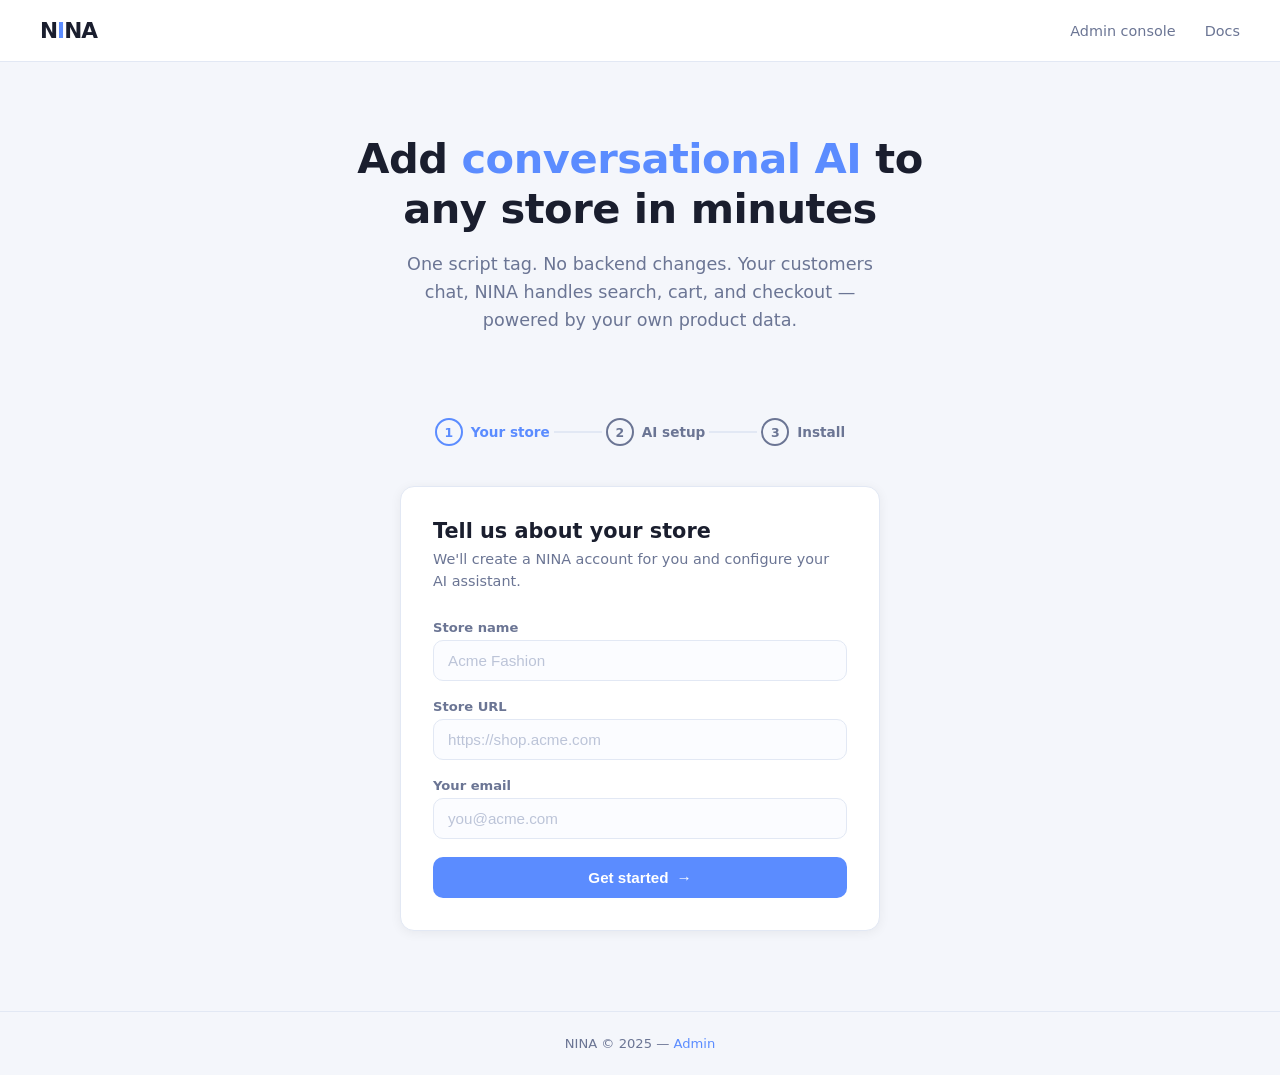
<file: src/nina/console_static/index.html>
<!doctype html>
<html lang="en">
<head>
  <meta charset="utf-8">
  <meta name="viewport" content="width=device-width, initial-scale=1">
  <title>NINA — Add AI to your store</title>
  <style>
    *, *::before, *::after { box-sizing: border-box; margin: 0; padding: 0; }
    :root {
      --blue: #5b8cff;
      --blue-dark: #3a6bde;
      --bg: #f4f6fb;
      --card: #ffffff;
      --border: #e2e8f4;
      --text: #1a1e2e;
      --muted: #6b7594;
      --ok: #1aab6d;
      --err: #e0344b;
      --radius: 14px;
    }
    body { font-family: system-ui, -apple-system, Segoe UI, Roboto, sans-serif; background: var(--bg); color: var(--text); min-height: 100vh; }

    /* ── NAV ── */
    nav { display: flex; align-items: center; justify-content: space-between; padding: 18px 40px; background: #fff; border-bottom: 1px solid var(--border); position: sticky; top: 0; z-index: 10; }
    .logo { font-size: 1.35rem; font-weight: 800; letter-spacing: -1px; color: var(--text); }
    .logo span { color: var(--blue); }
    .nav-links a { color: var(--muted); text-decoration: none; font-size: .9rem; margin-left: 24px; }
    .nav-links a:hover { color: var(--text); }

    /* ── HERO ── */
    .hero { text-align: center; padding: 72px 20px 48px; }
    .hero h1 { font-size: 2.6rem; font-weight: 800; letter-spacing: -.5px; line-height: 1.2; max-width: 620px; margin: 0 auto 16px; }
    .hero h1 em { color: var(--blue); font-style: normal; }
    .hero p { color: var(--muted); font-size: 1.1rem; max-width: 480px; margin: 0 auto 36px; line-height: 1.6; }

    /* ── STEPS BAR ── */
    .steps-bar { display: flex; align-items: center; justify-content: center; gap: 0; margin-bottom: 40px; }
    .step-item { display: flex; align-items: center; gap: 8px; font-size: .85rem; font-weight: 600; color: var(--muted); }
    .step-item.active { color: var(--blue); }
    .step-item.done { color: var(--ok); }
    .step-num { width: 28px; height: 28px; border-radius: 50%; border: 2px solid currentColor; display: flex; align-items: center; justify-content: center; font-size: .78rem; font-weight: 700; flex-shrink: 0; }
    .step-item.done .step-num { background: var(--ok); border-color: var(--ok); color: #fff; }
    .step-item.done .step-num::after { content: "✓"; }
    .step-connector { width: 48px; height: 2px; background: var(--border); margin: 0 4px; }
    .step-connector.done { background: var(--ok); }

    /* ── CARD ── */
    .card-wrap { max-width: 520px; margin: 0 auto; padding: 0 20px 80px; }
    .card { background: var(--card); border: 1px solid var(--border); border-radius: var(--radius); padding: 32px; box-shadow: 0 2px 12px rgba(0,0,0,.06); }
    .card h2 { font-size: 1.3rem; font-weight: 700; margin-bottom: 6px; }
    .card .sub { color: var(--muted); font-size: .9rem; margin-bottom: 28px; line-height: 1.5; }

    /* ── FORM ── */
    label { display: block; font-size: .82rem; font-weight: 600; color: var(--muted); margin-bottom: 5px; }
    input[type="text"], input[type="email"], input[type="url"] {
      width: 100%; padding: 11px 14px; border: 1.5px solid var(--border);
      border-radius: 10px; font-size: .95rem; color: var(--text);
      background: #fbfcff; outline: none; transition: border-color .15s;
      margin-bottom: 18px;
    }
    input:focus { border-color: var(--blue); background: #fff; }
    input::placeholder { color: #bcc4d8; }

    /* ── BUTTONS ── */
    .btn { display: inline-flex; align-items: center; justify-content: center; gap: 8px; padding: 12px 24px; border-radius: 10px; border: none; cursor: pointer; font-size: .95rem; font-weight: 700; transition: background .15s, transform .1s; }
    .btn:active { transform: scale(.98); }
    .btn-primary { background: var(--blue); color: #fff; width: 100%; }
    .btn-primary:hover { background: var(--blue-dark); }
    .btn-primary:disabled { opacity: .5; cursor: default; transform: none; }
    .btn-secondary { background: #f0f3fb; color: var(--text); }
    .btn-secondary:hover { background: #e4e9f5; }
    .btn-sm { padding: 7px 14px; font-size: .82rem; border-radius: 8px; }

    /* ── SPINNER ── */
    @keyframes spin { to { transform: rotate(360deg); } }
    .spinner { width: 18px; height: 18px; border: 2.5px solid rgba(255,255,255,.4); border-top-color: #fff; border-radius: 50%; animation: spin .7s linear infinite; flex-shrink: 0; }
    .spinner.dark { border-color: rgba(0,0,0,.15); border-top-color: var(--blue); }

    /* ── STATUS BOX ── */
    .status-box { border-radius: 10px; padding: 12px 16px; font-size: .88rem; margin-bottom: 20px; display: none; }
    .status-box.err { background: #fff2f4; border: 1px solid #f8c3cb; color: var(--err); display: block; }
    .status-box.ok  { background: #f0fdf6; border: 1px solid #a7eacc; color: var(--ok); display: block; }
    .status-box.info { background: #eff4ff; border: 1px solid #c0d2ff; color: var(--blue); display: block; }

    /* ── CODE BLOCK ── */
    .code-block { position: relative; background: #111827; border-radius: 10px; padding: 16px; margin: 14px 0; }
    .code-block pre { color: #e2e8f4; font-family: ui-monospace, SFMono-Regular, Menlo, Consolas, monospace; font-size: .78rem; line-height: 1.6; overflow-x: auto; white-space: pre-wrap; word-break: break-all; }
    .copy-btn { position: absolute; top: 10px; right: 10px; background: rgba(255,255,255,.1); border: 1px solid rgba(255,255,255,.2); color: #ccc; border-radius: 6px; padding: 4px 10px; font-size: .75rem; cursor: pointer; font-weight: 600; }
    .copy-btn:hover { background: rgba(255,255,255,.18); color: #fff; }
    .copy-btn.copied { background: #1aab6d; border-color: #1aab6d; color: #fff; }

    /* ── KEY DISPLAY ── */
    .key-box { display: flex; align-items: center; gap: 10px; background: var(--bg); border: 1.5px solid var(--border); border-radius: 10px; padding: 12px 14px; margin: 14px 0; }
    .key-text { font-family: ui-monospace, SFMono-Regular, Menlo, Consolas, monospace; font-size: .85rem; flex: 1; color: var(--text); word-break: break-all; }
    .key-text.masked { letter-spacing: 3px; color: var(--muted); }
    .key-reveal { background: none; border: none; cursor: pointer; color: var(--blue); font-size: .82rem; font-weight: 600; white-space: nowrap; }

    /* ── METRIC CHIPS ── */
    .metrics { display: flex; gap: 12px; margin-top: 20px; flex-wrap: wrap; }
    .metric { flex: 1; min-width: 100px; background: var(--bg); border: 1px solid var(--border); border-radius: 10px; padding: 12px 14px; }
    .metric .val { font-size: 1.5rem; font-weight: 800; }
    .metric .lbl { color: var(--muted); font-size: .78rem; margin-top: 2px; }

    /* ── SUCCESS ICON ── */
    .success-icon { width: 56px; height: 56px; border-radius: 50%; background: #f0fdf6; border: 2px solid #a7eacc; display: flex; align-items: center; justify-content: center; font-size: 1.6rem; margin: 0 auto 18px; }

    /* ── FOOTER ── */
    footer { text-align: center; padding: 24px; color: var(--muted); font-size: .82rem; border-top: 1px solid var(--border); }
    footer a { color: var(--blue); text-decoration: none; }

    /* ── HIDE/SHOW ── */
    [data-step] { display: none; }
    [data-step].active { display: block; }
    .hidden { display: none !important; }
  </style>
</head>
<body>

<nav>
  <div class="logo">N<span>I</span>NA</div>
  <div class="nav-links">
    <a href="/admin.html">Admin console</a>
    <a href="https://docs.nina.ai" target="_blank">Docs</a>
  </div>
</nav>

<div class="hero" id="heroSection">
  <h1>Add <em>conversational AI</em> to any store in minutes</h1>
  <p>One script tag. No backend changes. Your customers chat, NINA handles search, cart, and checkout — powered by your own product data.</p>
</div>

<!-- Steps bar -->
<div class="steps-bar" id="stepsBar">
  <div class="step-item active" id="stepItem1">
    <div class="step-num">1</div>
    <span>Your store</span>
  </div>
  <div class="step-connector" id="conn1"></div>
  <div class="step-item" id="stepItem2">
    <div class="step-num">2</div>
    <span>AI setup</span>
  </div>
  <div class="step-connector" id="conn2"></div>
  <div class="step-item" id="stepItem3">
    <div class="step-num">3</div>
    <span>Install</span>
  </div>
</div>

<div class="card-wrap">

  <!-- STEP 1: Store details -->
  <div data-step="1" class="active">
    <div class="card">
      <h2>Tell us about your store</h2>
      <p class="sub">We'll create a NINA account for you and configure your AI assistant.</p>

      <div id="step1Status" class="status-box"></div>

      <label for="storeName">Store name</label>
      <input type="text" id="storeName" placeholder="Acme Fashion" autocomplete="organization">

      <label for="storeUrl">Store URL</label>
      <input type="url" id="storeUrl" placeholder="https://shop.acme.com" autocomplete="url">

      <label for="ownerEmail">Your email</label>
      <input type="email" id="ownerEmail" placeholder="you@acme.com" autocomplete="email">

      <button class="btn btn-primary" id="step1Btn">
        Get started <span>→</span>
      </button>
    </div>
  </div>

  <!-- STEP 2: AI config / contract -->
  <div data-step="2">
    <div class="card">
      <h2>Configuring your AI</h2>
      <p class="sub">NINA needs to learn your store's capabilities — what it can search, add to cart, or look up. Choose how to configure it.</p>

      <div id="step2Status" class="status-box"></div>

      <!-- Option A: auto-generate -->
      <div id="autoGenSection">
        <p style="font-size:.88rem;color:var(--muted);margin-bottom:14px;">
          <strong style="color:var(--text)">Option A — Auto-generate</strong><br>
          We'll scan your store's API and infer the capabilities automatically.
        </p>
        <label for="apiBaseUrl">API base URL <span style="font-weight:400;color:var(--muted)">(optional, defaults to store URL)</span></label>
        <input type="url" id="apiBaseUrl" placeholder="https://shop.acme.com/api">
        <button class="btn btn-primary" id="generateBtn" style="margin-bottom:18px;">
          Auto-generate AI config
        </button>
      </div>

      <!-- Divider -->
      <div style="display:flex;align-items:center;gap:12px;margin-bottom:18px;">
        <div style="flex:1;height:1px;background:var(--border)"></div>
        <span style="font-size:.8rem;color:var(--muted)">or</span>
        <div style="flex:1;height:1px;background:var(--border)"></div>
      </div>

      <!-- Option B: upload contract -->
      <p style="font-size:.88rem;color:var(--muted);margin-bottom:12px;">
        <strong style="color:var(--text)">Option B — Upload agent.json</strong><br>
        Already have a contract? Paste or upload it below.
      </p>
      <div style="position:relative;margin-bottom:14px;">
        <textarea id="contractJson" placeholder='Paste your agent.json here…'
          style="width:100%;min-height:100px;resize:vertical;border:1.5px solid var(--border);border-radius:10px;padding:11px 14px;font-family:ui-monospace,monospace;font-size:.8rem;background:#fbfcff;outline:none;color:var(--text)"></textarea>
      </div>
      <button class="btn btn-secondary" id="uploadContractBtn" style="width:100%;margin-bottom:0;">
        Upload contract
      </button>

      <div style="margin-top:18px;text-align:center;">
        <button class="btn btn-secondary btn-sm" id="skipContractBtn">Skip for now — I'll do this later</button>
      </div>
    </div>
  </div>

  <!-- STEP 3: Done — show script tag -->
  <div data-step="3">
    <div class="card">
      <div class="success-icon">✓</div>
      <h2 style="text-align:center;margin-bottom:6px;">NINA is ready</h2>
      <p class="sub" style="text-align:center">Add this one line to your store's HTML — right before <code style="font-size:.85em;background:#f0f3fb;padding:2px 6px;border-radius:4px;">&lt;/body&gt;</code></p>

      <div class="code-block">
        <pre id="snippetCode"></pre>
        <button class="copy-btn" id="copySnippetBtn">Copy</button>
      </div>

      <div style="margin:20px 0 0;padding:14px;background:#eff4ff;border-radius:10px;font-size:.85rem;color:var(--blue);">
        💡 That's it. Your visitors will see a chat button. They can search products, add to cart, and check out — all through conversation.
      </div>

      <div style="margin-top:24px;">
        <p style="font-size:.85rem;font-weight:600;margin-bottom:10px;color:var(--muted)">YOUR API KEY <span style="font-weight:400">(goes in the snippet above)</span></p>
        <div class="key-box">
          <span class="key-text masked" id="keyDisplay">••••••••••••••••••••••••</span>
          <button class="key-reveal" id="keyRevealBtn">Reveal</button>
          <button class="copy-btn" id="copyKeyBtn" style="position:static;background:#f0f3fb;border-color:var(--border);color:var(--text);">Copy</button>
        </div>
      </div>

      <div style="margin-top:24px;">
        <p style="font-size:.85rem;font-weight:600;margin-bottom:6px;color:var(--muted)">YOUR DASHBOARD LOGIN KEY <span style="font-weight:400">(to sign in and manage NINA)</span></p>
        <div style="background:#fff7ed;border:1px solid #fed7aa;border-radius:8px;padding:10px 12px;margin-bottom:10px;font-size:.8rem;color:#9a3412;">
          ⚠️ Save this now — it's shown only once and we never store it in a way we can recover. It's your password to the dashboard.
        </div>
        <div class="key-box">
          <span class="key-text masked" id="dashTokenDisplay">••••••••••••••••••••••••</span>
          <button class="key-reveal" id="dashTokenRevealBtn">Reveal</button>
          <button class="copy-btn" id="copyDashTokenBtn" style="position:static;background:#f0f3fb;border-color:var(--border);color:var(--text);">Copy</button>
        </div>
        <a href="/dashboard" class="btn btn-primary btn-sm" style="margin-top:12px;text-decoration:none;display:inline-block;">Open dashboard →</a>
      </div>

      <div id="usageSection" class="metrics hidden">
        <div class="metric">
          <div class="val" id="metricCalls">0</div>
          <div class="lbl">Total conversations</div>
        </div>
        <div class="metric">
          <div class="val" id="metricLast">—</div>
          <div class="lbl">Last active</div>
        </div>
      </div>

      <div style="margin-top:24px;display:flex;gap:10px;flex-wrap:wrap;">
        <button class="btn btn-secondary btn-sm" id="refreshUsageBtn">Refresh usage</button>
        <a href="/admin.html" class="btn btn-secondary btn-sm" style="text-decoration:none">Admin console</a>
      </div>
    </div>
  </div>

</div><!-- .card-wrap -->

<footer>
  NINA &copy; 2025 &mdash; <a href="/admin.html">Admin</a>
</footer>

<script>
(function () {
  'use strict';

  // ── State ──
  const S = { org: null, site: null, keyToken: null, keyId: null, siteId: null };

  // ── Helpers ──
  function show(id, msg, type) {
    const el = document.getElementById(id);
    el.className = 'status-box ' + (type || 'info');
    el.textContent = msg;
  }
  function hideStatus(id) {
    document.getElementById(id).className = 'status-box';
  }

  // Admin secret — sent with all console API calls when NINA_CONSOLE_ADMIN_SECRET is set.
  // Stored in sessionStorage so the prompt only appears once per browser tab.
  let _adminSecret = sessionStorage.getItem('nina_admin_secret') || '';

  async function api(path, body, method) {
    const headers = { 'Content-Type': 'application/json' };
    if (_adminSecret) headers['Authorization'] = 'Bearer ' + _adminSecret;
    const res = await fetch(path, {
      method: method || (body !== undefined ? 'POST' : 'GET'),
      headers,
      body: body !== undefined ? JSON.stringify(body) : undefined,
    });
    if (res.status === 401) {
      // Secret not set or wrong — prompt the operator once and retry.
      const secret = prompt('Enter NINA Console admin secret (set via NINA_CONSOLE_ADMIN_SECRET):');
      if (secret) {
        _adminSecret = secret;
        sessionStorage.setItem('nina_admin_secret', secret);
        return api(path, body, method);
      }
    }
    return res.json();
  }

  function setStep(n) {
    document.querySelectorAll('[data-step]').forEach(el => el.classList.remove('active'));
    document.querySelector('[data-step="' + n + '"]').classList.add('active');

    // Steps bar
    for (let i = 1; i <= 3; i++) {
      const item = document.getElementById('stepItem' + i);
      item.classList.remove('active', 'done');
      if (i < n) { item.classList.add('done'); item.querySelector('.step-num').textContent = ''; }
      else if (i === n) item.classList.add('active');
    }
    for (let i = 1; i <= 2; i++) {
      document.getElementById('conn' + i).classList.toggle('done', i < n);
    }
    if (n === 3) document.getElementById('heroSection').style.display = 'none';
  }

  function setLoading(btnId, loading, defaultHtml) {
    const btn = document.getElementById(btnId);
    if (loading) {
      btn.disabled = true;
      btn.innerHTML = '<div class="spinner"></div> Working…';
    } else {
      btn.disabled = false;
      btn.innerHTML = defaultHtml;
    }
  }

  function buildSnippet(siteId, apiKey) {
    const base = window.location.origin;
    return [
      '<script src="' + base + '/sdk/nina-bootstrap.js"',
      '        data-site-id="' + siteId + '"',
      '        data-api="' + base + '"',
      '        data-api-key="' + apiKey + '"',
      '        defer><\/script>',
    ].join('\n');
  }

  async function goToStep3() {
    document.getElementById('snippetCode').textContent = buildSnippet(S.siteId, S.keyToken);
    setStep(3);
    await refreshUsage();
  }

  async function refreshUsage() {
    if (!S.siteId) return;
    try {
      const d = await api('/v1/sites/' + S.siteId + '/usage');
      if (d.ok) {
        document.getElementById('metricCalls').textContent = d.data.calls || 0;
        const ts = d.data.lastCallAt;
        document.getElementById('metricLast').textContent = ts ? new Date(ts * 1000).toLocaleString() : '—';
        document.getElementById('usageSection').classList.remove('hidden');
      }
    } catch (_) {}
  }

  // ── Step 1 ──
  document.getElementById('step1Btn').onclick = async function () {
    const name  = document.getElementById('storeName').value.trim();
    const url   = document.getElementById('storeUrl').value.trim();
    const email = document.getElementById('ownerEmail').value.trim();

    if (!name || !url) { show('step1Status', 'Please enter your store name and URL.', 'err'); return; }
    if (url && !url.startsWith('http')) { show('step1Status', 'Store URL must start with http:// or https://', 'err'); return; }

    setLoading('step1Btn', true, 'Get started <span>→</span>');
    hideStatus('step1Status');

    try {
      const res = await api('/v1/wizard/init', {
        orgName: name, ownerEmail: email || null, siteName: name,
        baseUrl: url, country: 'IN', currency: 'INR', languages: ['en', 'hi'],
      });
      if (!res.ok) { show('step1Status', (res.detail || (res.data && res.data.message) || 'Something went wrong.'), 'err'); setLoading('step1Btn', false, 'Get started <span>→</span>'); return; }
      S.org     = res.data.org;
      S.site    = res.data.site;
      S.siteId  = res.data.site.id;
      S.keyToken = res.data.publishableKey.token;
      S.keyId    = res.data.publishableKey.id;

      // Pre-fill step 2 API URL
      document.getElementById('apiBaseUrl').value = url;
      setStep(2);
    } catch (e) {
      show('step1Status', 'Network error: ' + e.message, 'err');
    } finally {
      setLoading('step1Btn', false, 'Get started <span>→</span>');
    }
  };

  // ── Step 2: Auto-generate ──
  document.getElementById('generateBtn').onclick = async function () {
    const apiUrl = document.getElementById('apiBaseUrl').value.trim() || S.site.baseUrl;
    setLoading('generateBtn', true, 'Auto-generate AI config');
    show('step2Status', 'Scanning your store… this takes about 30 seconds.', 'info');
    try {
      const res = await api('/v1/sites/' + S.siteId + '/generate-from-url', { apiBaseUrl: apiUrl });
      if (res.ok) {
        show('step2Status', 'AI configured successfully!', 'ok');
        setTimeout(goToStep3, 800);
      } else {
        const errMsg = (res.errors && res.errors[0]) || (res.error && res.error.message) || 'Generation failed.';
        show('step2Status', errMsg + ' — you can still install NINA and upload a contract later.', 'err');
        setTimeout(goToStep3, 2000);
      }
    } catch (e) {
      show('step2Status', 'Network error — you can still install and configure later.', 'err');
      setTimeout(goToStep3, 1500);
    } finally {
      setLoading('generateBtn', false, 'Auto-generate AI config');
    }
  };

  // ── Step 2: Upload contract ──
  document.getElementById('uploadContractBtn').onclick = async function () {
    const raw = document.getElementById('contractJson').value.trim();
    if (!raw) { show('step2Status', 'Paste your agent.json content first.', 'err'); return; }
    let contract;
    try { contract = JSON.parse(raw); } catch (_) { show('step2Status', 'Invalid JSON — check your agent.json.', 'err'); return; }

    setLoading('uploadContractBtn', true, 'Upload contract');
    try {
      const res = await api('/v1/sites/' + S.siteId + '/contract', { contract }, 'PUT');
      if (res.ok) { show('step2Status', 'Contract uploaded!', 'ok'); setTimeout(goToStep3, 600); }
      else { show('step2Status', (res.detail || 'Upload failed.'), 'err'); }
    } catch (e) {
      show('step2Status', 'Upload error: ' + e.message, 'err');
    } finally {
      setLoading('uploadContractBtn', false, 'Upload contract');
    }
  };

  // ── Step 2: Skip ──
  document.getElementById('skipContractBtn').onclick = () => goToStep3();

  // ── Step 3: Copy snippet ──
  document.getElementById('copySnippetBtn').onclick = function () {
    const text = document.getElementById('snippetCode').textContent;
    navigator.clipboard.writeText(text).then(() => {
      this.textContent = 'Copied!';
      this.classList.add('copied');
      setTimeout(() => { this.textContent = 'Copy'; this.classList.remove('copied'); }, 2000);
    });
  };

  // ── Step 3: Key reveal / copy ──
  let keyRevealed = false;
  document.getElementById('keyRevealBtn').onclick = function () {
    keyRevealed = !keyRevealed;
    const disp = document.getElementById('keyDisplay');
    disp.textContent = keyRevealed ? S.keyToken : '••••••••••••••••••••••••';
    disp.className = 'key-text' + (keyRevealed ? '' : ' masked');
    this.textContent = keyRevealed ? 'Hide' : 'Reveal';
  };
  document.getElementById('copyKeyBtn').onclick = function () {
    navigator.clipboard.writeText(S.keyToken || '').then(() => {
      this.textContent = 'Copied!';
      setTimeout(() => { this.textContent = 'Copy'; }, 1500);
    });
  };

  // ── Step 3: Dashboard login token reveal / copy ──
  let dashTokenRevealed = false;
  document.getElementById('dashTokenRevealBtn').onclick = function () {
    dashTokenRevealed = !dashTokenRevealed;
    const disp = document.getElementById('dashTokenDisplay');
    const token = (S.org && S.org.dashboardToken) || '';
    disp.textContent = dashTokenRevealed ? token : '••••••••••••••••••••••••';
    disp.className = 'key-text' + (dashTokenRevealed ? '' : ' masked');
    this.textContent = dashTokenRevealed ? 'Hide' : 'Reveal';
  };
  document.getElementById('copyDashTokenBtn').onclick = function () {
    navigator.clipboard.writeText((S.org && S.org.dashboardToken) || '').then(() => {
      this.textContent = 'Copied!';
      setTimeout(() => { this.textContent = 'Copy'; }, 1500);
    });
  };

  // ── Step 3: Refresh usage ──
  document.getElementById('refreshUsageBtn').onclick = refreshUsage;

})();
</script>
</body>
</html>
</file>
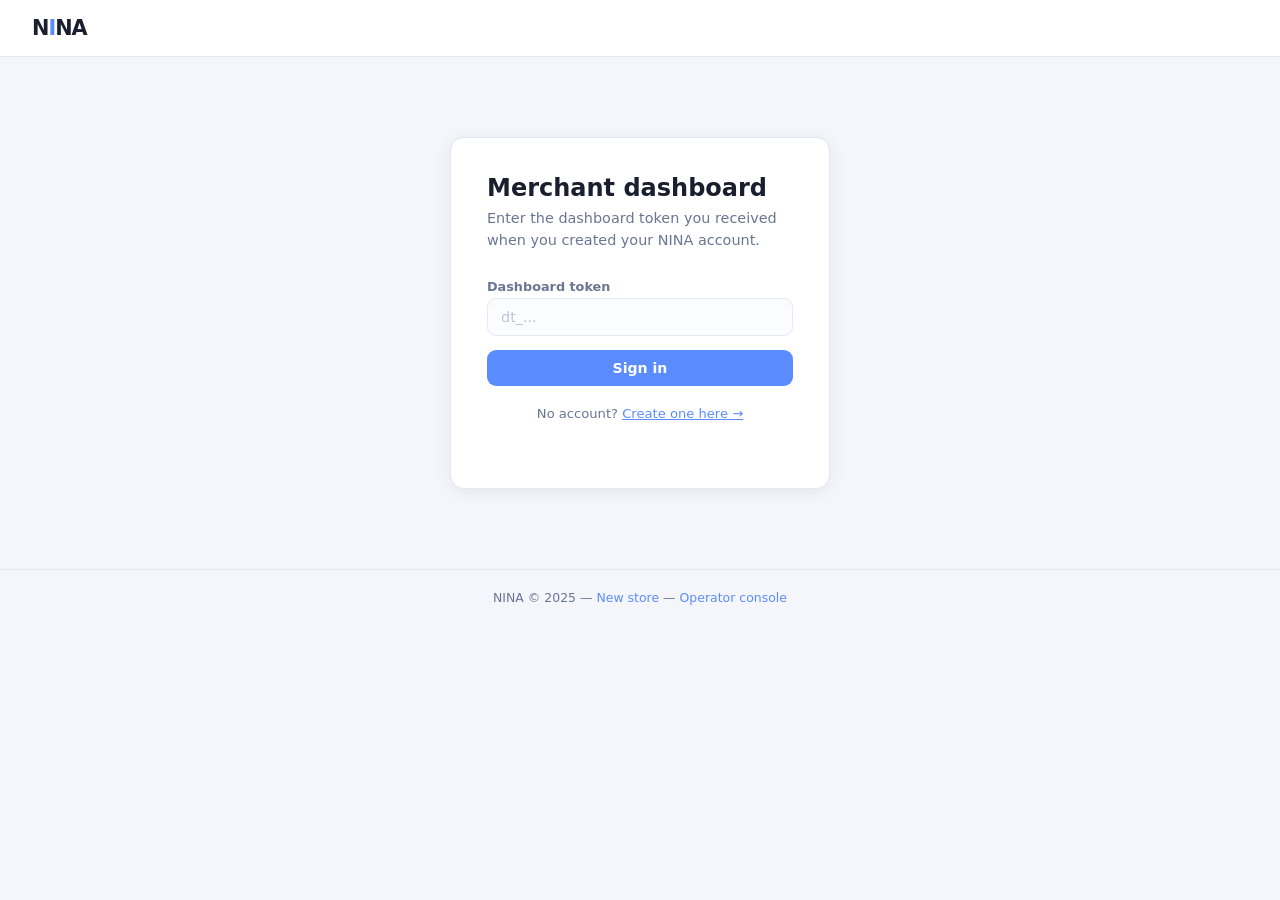
<file: src/nina/console_static/dashboard.html>
<!doctype html>
<html lang="en">
<head>
  <meta charset="utf-8">
  <meta name="viewport" content="width=device-width, initial-scale=1">
  <title>NINA — Merchant Dashboard</title>
  <style>
    *, *::before, *::after { box-sizing: border-box; margin: 0; padding: 0; }
    :root {
      --blue: #5b8cff; --blue-dark: #3a6bde; --blue-light: #eff4ff;
      --bg: #f4f6fb; --card: #ffffff; --border: #e2e8f4;
      --text: #1a1e2e; --muted: #6b7594;
      --ok: #1aab6d; --ok-bg: #f0fdf6; --ok-border: #a7eacc;
      --err: #e0344b; --err-bg: #fff2f4; --err-border: #f8c3cb;
      --warn: #d97706; --warn-bg: #fffbeb; --warn-border: #fcd34d;
      --radius: 14px;
    }
    body { font-family: system-ui,-apple-system,Segoe UI,Roboto,sans-serif; background: var(--bg); color: var(--text); min-height: 100vh; }

    /* NAV */
    nav { display:flex; align-items:center; justify-content:space-between; padding:16px 32px; background:#fff; border-bottom:1px solid var(--border); position:sticky; top:0; z-index:10; }
    .logo { font-size:1.3rem; font-weight:800; letter-spacing:-1px; }
    .logo span { color:var(--blue); }
    .nav-right { display:flex; align-items:center; gap:16px; }
    .org-badge { background:var(--blue-light); color:var(--blue); font-size:.8rem; font-weight:700; padding:4px 12px; border-radius:20px; }
    .plan-badge { font-size:.75rem; font-weight:700; padding:3px 10px; border-radius:20px; text-transform:uppercase; }
    .plan-free { background:#f1f5f9; color:#64748b; }
    .plan-starter { background:#eff4ff; color:var(--blue); }
    .plan-growth { background:#f0fdf4; color:#16a34a; }
    .plan-scale { background:#faf5ff; color:#7c3aed; }
    .plan-enterprise { background:#fff7ed; color:#ea580c; }
    #logoutBtn { background:none; border:1.5px solid var(--border); color:var(--muted); border-radius:8px; padding:6px 14px; font-size:.82rem; cursor:pointer; font-weight:600; }
    #logoutBtn:hover { border-color:var(--err); color:var(--err); }

    /* LOGIN */
    .login-wrap { max-width:420px; margin:80px auto; padding:0 20px; }
    .login-card { background:#fff; border:1px solid var(--border); border-radius:var(--radius); padding:36px; box-shadow:0 2px 16px rgba(0,0,0,.07); }
    .login-card h1 { font-size:1.5rem; font-weight:800; margin-bottom:6px; }
    .login-card p { color:var(--muted); font-size:.9rem; margin-bottom:28px; line-height:1.5; }

    /* DASHBOARD LAYOUT */
    .dash { display:none; max-width:900px; margin:0 auto; padding:32px 20px 80px; }
    .dash.active { display:block; }
    .dash-grid { display:grid; grid-template-columns:1fr 1fr; gap:20px; margin-top:20px; }
    @media(max-width:640px){ .dash-grid { grid-template-columns:1fr; } }
    .dash-header { margin-bottom:4px; }
    .dash-header h2 { font-size:1.4rem; font-weight:800; }
    .dash-header p { color:var(--muted); font-size:.88rem; margin-top:4px; }

    /* CARDS */
    .card { background:var(--card); border:1px solid var(--border); border-radius:var(--radius); padding:24px; }
    .card.full { grid-column:1/-1; }
    .card h3 { font-size:1rem; font-weight:700; margin-bottom:4px; display:flex; align-items:center; gap:8px; }
    .card .card-sub { color:var(--muted); font-size:.82rem; margin-bottom:18px; line-height:1.4; }
    .section-icon { width:28px; height:28px; border-radius:8px; display:inline-flex; align-items:center; justify-content:center; font-size:.9rem; flex-shrink:0; }
    .icon-blue { background:var(--blue-light); }
    .icon-green { background:var(--ok-bg); }
    .icon-purple { background:#faf5ff; }
    .icon-orange { background:#fff7ed; }

    /* FORM */
    label { display:block; font-size:.8rem; font-weight:600; color:var(--muted); margin-bottom:4px; margin-top:14px; }
    label:first-of-type { margin-top:0; }
    input[type="text"],input[type="password"],input[type="url"],input[type="email"],select,textarea {
      width:100%; padding:10px 13px; border:1.5px solid var(--border);
      border-radius:9px; font-size:.9rem; color:var(--text); background:#fbfcff;
      outline:none; transition:border-color .15s; font-family:inherit;
    }
    input:focus,select:focus,textarea:focus { border-color:var(--blue); background:#fff; }
    input::placeholder,textarea::placeholder { color:#bcc4d8; }
    textarea { resize:vertical; min-height:80px; font-family:ui-monospace,monospace; font-size:.78rem; }
    select { cursor:pointer; }

    /* BUTTONS */
    .btn { display:inline-flex; align-items:center; justify-content:center; gap:7px; padding:10px 20px; border-radius:9px; border:none; cursor:pointer; font-size:.88rem; font-weight:700; transition:background .15s,transform .1s; font-family:inherit; }
    .btn:active { transform:scale(.98); }
    .btn-primary { background:var(--blue); color:#fff; }
    .btn-primary:hover { background:var(--blue-dark); }
    .btn-primary:disabled { opacity:.5; cursor:default; transform:none; }
    .btn-secondary { background:#f0f3fb; color:var(--text); }
    .btn-secondary:hover { background:#e4e9f5; }
    .btn-danger { background:var(--err-bg); color:var(--err); border:1px solid var(--err-border); }
    .btn-danger:hover { background:#ffe0e4; }
    .btn-sm { padding:6px 12px; font-size:.78rem; border-radius:7px; }
    .btn-full { width:100%; margin-top:14px; }

    /* SPINNER */
    @keyframes spin { to { transform:rotate(360deg); } }
    .spinner { width:16px; height:16px; border:2px solid rgba(255,255,255,.4); border-top-color:#fff; border-radius:50%; animation:spin .7s linear infinite; flex-shrink:0; }
    .spinner.dark { border-color:rgba(0,0,0,.15); border-top-color:var(--blue); }

    /* STATUS */
    .status { border-radius:8px; padding:10px 14px; font-size:.85rem; margin-bottom:14px; display:none; line-height:1.4; }
    .status.err { background:var(--err-bg); border:1px solid var(--err-border); color:var(--err); display:block; }
    .status.ok  { background:var(--ok-bg);  border:1px solid var(--ok-border);  color:var(--ok);  display:block; }
    .status.info{ background:var(--blue-light); border:1px solid #c0d2ff; color:var(--blue); display:block; }
    .status.warn{ background:var(--warn-bg); border:1px solid var(--warn-border); color:var(--warn); display:block; }

    /* USAGE METRICS */
    .metrics { display:grid; grid-template-columns:repeat(3,1fr); gap:12px; }
    .metric { background:var(--bg); border:1px solid var(--border); border-radius:10px; padding:14px; }
    .metric .val { font-size:1.6rem; font-weight:800; line-height:1; }
    .metric .lbl { color:var(--muted); font-size:.75rem; margin-top:4px; }
    .usage-bar-wrap { margin-top:14px; }
    .usage-bar-label { display:flex; justify-content:space-between; font-size:.78rem; color:var(--muted); margin-bottom:6px; }
    .usage-bar-track { height:6px; background:var(--border); border-radius:3px; overflow:hidden; }
    .usage-bar-fill { height:100%; background:var(--blue); border-radius:3px; transition:width .4s ease; }
    .usage-bar-fill.warn { background:var(--warn); }
    .usage-bar-fill.danger { background:var(--err); }

    /* CODE */
    .code-block { position:relative; background:#111827; border-radius:9px; padding:14px 14px 14px 14px; margin-top:12px; }
    .code-block pre { color:#e2e8f4; font-family:ui-monospace,SFMono-Regular,Menlo,Consolas,monospace; font-size:.75rem; line-height:1.6; white-space:pre-wrap; word-break:break-all; }
    .copy-btn { position:absolute; top:9px; right:9px; background:rgba(255,255,255,.1); border:1px solid rgba(255,255,255,.2); color:#ccc; border-radius:6px; padding:3px 9px; font-size:.73rem; cursor:pointer; font-weight:600; }
    .copy-btn:hover { background:rgba(255,255,255,.2); color:#fff; }
    .copy-btn.copied { background:var(--ok); border-color:var(--ok); color:#fff; }

    /* KEY ROW */
    .key-row { display:flex; align-items:center; gap:8px; background:var(--bg); border:1.5px solid var(--border); border-radius:9px; padding:10px 12px; margin-bottom:8px; }
    .key-mono { font-family:ui-monospace,monospace; font-size:.82rem; flex:1; word-break:break-all; color:var(--text); }
    .key-meta { font-size:.75rem; color:var(--muted); white-space:nowrap; }
    .key-actions { display:flex; gap:6px; flex-shrink:0; }

    /* TABS */
    .tabs { display:flex; gap:4px; background:var(--bg); border:1px solid var(--border); border-radius:9px; padding:4px; margin-bottom:18px; }
    .tab { flex:1; padding:7px; border-radius:7px; border:none; background:none; font-size:.83rem; font-weight:600; color:var(--muted); cursor:pointer; transition:background .12s,color .12s; }
    .tab.active { background:#fff; color:var(--text); box-shadow:0 1px 4px rgba(0,0,0,.08); }

    /* DIVIDER */
    .divider { display:flex; align-items:center; gap:10px; margin:14px 0; }
    .divider::before,.divider::after { content:''; flex:1; height:1px; background:var(--border); }
    .divider span { font-size:.75rem; color:var(--muted); }

    .hidden { display:none !important; }
    footer { text-align:center; padding:20px; color:var(--muted); font-size:.78rem; border-top:1px solid var(--border); margin-top:40px; }
    footer a { color:var(--blue); text-decoration:none; }
  </style>
</head>
<body>

<nav>
  <div class="logo">N<span>I</span>NA</div>
  <div class="nav-right">
    <span class="org-badge hidden" id="navOrgName"></span>
    <span class="plan-badge hidden" id="navPlan"></span>
    <button id="logoutBtn" class="hidden" onclick="logout()">Log out</button>
  </div>
</nav>

<!-- ═══════════════════════════ LOGIN ═══════════════════════════ -->
<div class="login-wrap" id="loginView">
  <div class="login-card">
    <h1>Merchant dashboard</h1>
    <p>Enter the dashboard token you received when you created your NINA account.</p>
    <div id="loginStatus" class="status"></div>
    <label for="tokenInput">Dashboard token</label>
    <input type="password" id="tokenInput" placeholder="dt_..." autocomplete="current-password">
    <button class="btn btn-primary btn-full" id="loginBtn" onclick="doLogin()">
      Sign in
    </button>
    <p style="text-align:center;margin-top:18px;font-size:.82rem;color:var(--muted)">
      No account? <a href="/" style="color:var(--blue);">Create one here →</a>
    </p>
  </div>
</div>

<!-- ═══════════════════════════ DASHBOARD ═══════════════════════ -->
<div class="dash" id="dashView">

  <div class="dash-header">
    <h2 id="siteTitle">Your store</h2>
    <p id="siteSubtitle"></p>
  </div>

  <div class="dash-grid">

    <!-- ── Usage ── -->
    <div class="card full">
      <h3><span class="section-icon icon-blue">📊</span> Usage this month</h3>
      <p class="card-sub">Resets on the 1st of each month. Upgrade your plan if you need more.</p>
      <div id="usageStatus" class="status"></div>
      <div class="metrics" id="metricsRow">
        <div class="metric"><div class="val" id="mCalls">—</div><div class="lbl">Conversations</div></div>
        <div class="metric"><div class="val" id="mLimit">—</div><div class="lbl">Plan limit</div></div>
        <div class="metric"><div class="val" id="mLast">—</div><div class="lbl">Last active</div></div>
      </div>
      <div class="usage-bar-wrap">
        <div class="usage-bar-label">
          <span id="barLabel">0 / 0 this month</span>
          <span id="barPct">0%</span>
        </div>
        <div class="usage-bar-track"><div class="usage-bar-fill" id="usageBar" style="width:0%"></div></div>
      </div>
    </div>

    <!-- ── LLM Config ── -->
    <div class="card">
      <h3><span class="section-icon icon-purple">🤖</span> AI provider</h3>
      <p class="card-sub">NINA uses this to understand your customers and take actions. Free Gemini is a great starting point.</p>
      <div id="llmStatus" class="status"></div>

      <label>Provider</label>
      <select id="llmProvider" onchange="onProviderChange()">
        <option value="openrouter">OpenRouter (free models)</option>
        <option value="openai_gemini">Google Gemini (free)</option>
        <option value="anthropic">Anthropic (Claude)</option>
        <option value="openai">OpenAI (GPT)</option>
      </select>

      <label>API key</label>
      <input type="password" id="llmApiKey" placeholder="Paste your API key here">

      <label>Model</label>
      <input type="text" id="llmModel" value="gemini-2.0-flash">

      <div id="llmEndpointRow">
        <label>API endpoint <span style="font-weight:400;color:var(--muted)">(auto-filled)</span></label>
        <input type="text" id="llmEndpoint" value="https://generativelanguage.googleapis.com/v1beta/openai">
      </div>

      <button class="btn btn-primary btn-full" id="llmBtn" onclick="saveLlmConfig()">
        Save AI config
      </button>
    </div>

    <!-- ── Widget snippet ── -->
    <div class="card">
      <h3><span class="section-icon icon-green">🔌</span> Widget snippet</h3>
      <p class="card-sub">Paste this before <code style="background:#f0f3fb;padding:1px 5px;border-radius:4px;font-size:.85em">&lt;/body&gt;</code> on every page of your store.</p>

      <div class="code-block">
        <pre id="snippetPre">Loading…</pre>
        <button class="copy-btn" onclick="copySnippet(this)">Copy</button>
      </div>

      <div style="margin-top:16px;">
        <p style="font-size:.8rem;font-weight:600;color:var(--muted);margin-bottom:8px;">PUBLISHABLE KEY</p>
        <div class="key-row">
          <span class="key-mono" id="keyDisplay">••••••••••••••••••</span>
          <button class="btn btn-secondary btn-sm" onclick="toggleKey(this)">Reveal</button>
          <button class="btn btn-secondary btn-sm" onclick="copyKey()">Copy</button>
        </div>
      </div>

      <button class="btn btn-secondary btn-sm" style="margin-top:8px;" onclick="issueNewKey()">
        + Issue new key
      </button>
    </div>

    <!-- ── Contract ── -->
    <div class="card full">
      <h3><span class="section-icon icon-orange">📋</span> Agent contract</h3>
      <p class="card-sub">NINA needs to know your store's API routes. Run the <code style="background:#f0f3fb;padding:1px 6px;border-radius:4px;">nina-scan</code> CLI on your source code, then upload the generated file here.</p>
      <div id="contractStatus" class="status"></div>

      <!-- Step 1: install + run CLI -->
      <div style="background:var(--bg);border:1px solid var(--border);border-radius:10px;padding:18px;margin-bottom:18px;">
        <p style="font-size:.82rem;font-weight:700;margin-bottom:6px;color:var(--text);">Step 1 — Your developer runs this once in the project folder</p>
        <p style="font-size:.76rem;color:var(--muted);margin-bottom:10px;">Requires Python 3.10+. Scans source code locally — only the route structure is uploaded, never your code.</p>
        <div class="code-block" style="margin:0;">
          <pre>pip install git+https://github.com/suryaraj05/nina-ai.git
nina-scan . --output nina-manifest.json</pre>
          <button class="copy-btn" onclick="copyText('pip install git+https://github.com/suryaraj05/nina-ai.git\nnina-scan . --output nina-manifest.json', this)">Copy</button>
        </div>
        <p style="font-size:.76rem;color:var(--muted);margin-top:10px;">Supports FastAPI · Django · Flask · Express · NestJS · Laravel · Rails</p>
      </div>

      <!-- Step 2: upload file -->
      <p style="font-size:.82rem;font-weight:700;margin-bottom:10px;color:var(--text);">Step 2 — Upload the generated <code style="font-weight:400;background:#f0f3fb;padding:1px 5px;border-radius:4px;">nina-manifest.json</code></p>

      <div id="dropZone" style="border:2px dashed var(--border);border-radius:10px;padding:28px;text-align:center;cursor:pointer;transition:border-color .15s,background .15s;"
           onclick="document.getElementById('manifestFile').click()"
           ondragover="event.preventDefault();this.style.borderColor='var(--blue)';this.style.background='var(--blue-light)'"
           ondragleave="this.style.borderColor='';this.style.background=''"
           ondrop="onFileDrop(event)">
        <div style="font-size:1.8rem;margin-bottom:8px;">📄</div>
        <p style="font-size:.88rem;font-weight:600;color:var(--text);">Drop <code>nina-manifest.json</code> here</p>
        <p style="font-size:.78rem;color:var(--muted);margin-top:4px;">or click to browse</p>
        <input type="file" id="manifestFile" accept=".json" style="display:none" onchange="onFileSelect(event)">
      </div>

      <div id="filePreview" class="hidden" style="margin-top:12px;padding:12px 14px;background:var(--ok-bg);border:1px solid var(--ok-border);border-radius:8px;display:flex;align-items:center;gap:10px;">
        <span style="font-size:1.1rem;">✓</span>
        <span id="fileName" style="font-size:.85rem;font-weight:600;color:var(--ok);flex:1;"></span>
        <button class="btn btn-secondary btn-sm" onclick="clearFile()">Clear</button>
      </div>

      <button class="btn btn-primary btn-full" id="uploadBtn" onclick="uploadManifest()" style="margin-top:14px;">
        Upload and configure NINA
      </button>

      <div class="divider"><span>or paste JSON manually</span></div>

      <textarea id="contractJson" rows="5" placeholder='Paste nina-manifest.json content here…'></textarea>
      <button class="btn btn-secondary" id="pasteBtn" onclick="uploadContract()" style="width:100%;margin-top:8px;">
        Upload pasted JSON
      </button>
    </div>

    <!-- ── Allowed Origins ── -->
    <div class="card full">
      <h3><span class="section-icon icon-orange">🌐</span> Allowed origins</h3>
      <p class="card-sub">Only requests from these URLs will be accepted. Add every domain where your widget is embedded — one per line.</p>
      <div id="originsStatus" class="status"></div>
      <textarea id="originsInput" rows="4" placeholder="http://localhost:3010&#10;https://yourstore.com"></textarea>
      <button class="btn btn-primary btn-full" id="originsBtn" onclick="saveOrigins()" style="margin-top:10px;">
        Save allowed origins
      </button>
    </div>

    <!-- ── API Keys ── -->
    <div class="card full">
      <h3><span class="section-icon icon-blue">🔑</span> API keys</h3>
      <p class="card-sub">Your publishable key is safe to embed in your website. Revoke immediately if compromised.</p>
      <div id="keysStatus" class="status"></div>
      <div id="keysList"></div>
    </div>

  </div>
</div>

<footer>
  NINA &copy; 2025 &mdash; <a href="/">New store</a> &mdash; <a href="/admin.html">Operator console</a>
</footer>

<script>
(function () {
'use strict';

// ── State ─────────────────────────────────────────────────────────────────────
const S = {
  token: sessionStorage.getItem('nina_dash_token') || '',
  org: null, site: null, siteId: null,
  pubKey: null,    // full raw publishable key token
  keyRevealed: false,
  planLimits: { free:5000, starter:30000, growth:75000, scale:200000, enterprise:null },
};

// ── API helper ────────────────────────────────────────────────────────────────
async function api(path, body, method) {
  const headers = { 'Content-Type': 'application/json' };
  if (S.token) headers['Authorization'] = 'Bearer ' + S.token;
  const res = await fetch(path, {
    method: method || (body !== undefined ? 'POST' : 'GET'),
    headers,
    body: body !== undefined ? JSON.stringify(body) : undefined,
  });
  return res.json();
}

// ── Status helpers ────────────────────────────────────────────────────────────
function setStatus(id, msg, type) {
  const el = document.getElementById(id);
  el.className = 'status ' + (type || 'info');
  el.textContent = msg;
}
function clearStatus(id) { document.getElementById(id).className = 'status'; }

function setLoading(btnId, on, defaultHtml) {
  const btn = document.getElementById(btnId);
  if (!btn) return;
  btn.disabled = on;
  btn.innerHTML = on ? '<div class="spinner"></div> Working…' : defaultHtml;
}

// ── Login ─────────────────────────────────────────────────────────────────────
window.doLogin = async function doLogin() {
  const raw = document.getElementById('tokenInput').value.trim();
  if (!raw) { setStatus('loginStatus','Enter your dashboard token.','err'); return; }
  setLoading('loginBtn', true, 'Sign in');
  clearStatus('loginStatus');
  S.token = raw;
  try {
    const res = await api('/v1/auth/whoami');
    if (!res.ok) {
      S.token = '';
      setStatus('loginStatus', res.detail || 'Invalid token. Check and try again.', 'err');
      return;
    }
    sessionStorage.setItem('nina_dash_token', raw);
    await loadDashboard(res.data);
  } catch(e) {
    setStatus('loginStatus', 'Network error: ' + e.message, 'err');
  } finally {
    setLoading('loginBtn', false, 'Sign in');
  }
}

document.getElementById('tokenInput').addEventListener('keydown', e => { if (e.key === 'Enter') doLogin(); });

// Auto-login if token in session
if (S.token) {
  api('/v1/auth/whoami').then(res => {
    if (res.ok) loadDashboard(res.data);
    else { S.token = ''; sessionStorage.removeItem('nina_dash_token'); }
  }).catch(() => {});
}

window.logout = function() {
  if (S.siteId) sessionStorage.removeItem('nina_pub_key_' + S.siteId);
  sessionStorage.removeItem('nina_dash_token');
  S.token = ''; S.org = null; S.site = null; S.pubKey = null;
  document.getElementById('loginView').style.display = '';
  document.getElementById('dashView').classList.remove('active');
  document.getElementById('logoutBtn').classList.add('hidden');
  document.getElementById('navOrgName').classList.add('hidden');
  document.getElementById('navPlan').classList.add('hidden');
};

// ── Load dashboard ────────────────────────────────────────────────────────────
async function loadDashboard(data) {
  S.org  = data.org;
  S.site = data.sites[0]; // first site
  if (!S.site) { setStatus('loginStatus','No sites found for this account.','err'); return; }
  S.siteId = S.site.id;

  // Nav
  const orgEl = document.getElementById('navOrgName');
  orgEl.textContent = S.org.name;
  orgEl.classList.remove('hidden');

  const planEl = document.getElementById('navPlan');
  planEl.textContent = S.site.plan;
  planEl.className = 'plan-badge plan-' + S.site.plan;
  planEl.classList.remove('hidden');

  document.getElementById('logoutBtn').classList.remove('hidden');

  // Header
  document.getElementById('siteTitle').textContent = S.site.name;
  document.getElementById('siteSubtitle').textContent = S.site.baseUrl + '  ·  Site ID: ' + S.siteId;

  // Show dash
  document.getElementById('loginView').style.display = 'none';
  document.getElementById('dashView').classList.add('active');

  // Populate allowed origins textarea from site data
  const origins = (S.site.allowedOrigins || []);
  document.getElementById('originsInput').value = origins.join('\n');

  // Show LLM "already configured" indicator (key is encrypted server-side, never returned)
  if (S.site.llmConfig) {
    setStatus('llmStatus', 'AI provider configured. Re-enter your key only if you want to change it.', 'ok');
    document.getElementById('llmApiKey').placeholder = 'Leave blank to keep existing key';
  }

  // Restore publishable key from sessionStorage (it's a public key — safe to cache)
  const cachedKey = sessionStorage.getItem('nina_pub_key_' + S.siteId);
  if (cachedKey) S.pubKey = cachedKey;

  // Load data in parallel
  await Promise.all([loadUsage(), loadKeys()]);
  renderSnippet();
}

// ── Usage ─────────────────────────────────────────────────────────────────────
async function loadUsage() {
  try {
    const res = await api('/v1/auth/sites/' + S.siteId + '/usage');
    if (!res.ok) return;
    const d = res.data;
    const calls = d.calls || 0;
    const limit = S.planLimits[S.site.plan];
    const lastTs = d.lastCallAt;

    document.getElementById('mCalls').textContent = calls.toLocaleString();
    document.getElementById('mLimit').textContent = limit ? limit.toLocaleString() : '∞';
    document.getElementById('mLast').textContent  = lastTs ? timeSince(lastTs) : 'Never';

    const pct = limit ? Math.min(100, Math.round(calls / limit * 100)) : 0;
    document.getElementById('barLabel').textContent = calls.toLocaleString() + ' / ' + (limit ? limit.toLocaleString() : '∞') + ' this month';
    document.getElementById('barPct').textContent = pct + '%';
    const bar = document.getElementById('usageBar');
    bar.style.width = pct + '%';
    bar.className = 'usage-bar-fill' + (pct >= 90 ? ' danger' : pct >= 70 ? ' warn' : '');
  } catch(_) {}
}

function timeSince(epochSecs) {
  const diff = Math.floor(Date.now() / 1000 - epochSecs);
  if (diff < 60)    return 'Just now';
  if (diff < 3600)  return Math.floor(diff/60) + 'm ago';
  if (diff < 86400) return Math.floor(diff/3600) + 'h ago';
  return Math.floor(diff/86400) + 'd ago';
}

// ── LLM config ────────────────────────────────────────────────────────────────
const PROVIDER_PRESETS = {
  openrouter:    { provider:'openai', model:'meta-llama/llama-3.3-70b-instruct:free', endpoint:'https://openrouter.ai/api/v1' },
  openai_gemini: { provider:'openai', model:'gemini-2.0-flash', endpoint:'https://generativelanguage.googleapis.com/v1beta/openai' },
  anthropic:     { provider:'anthropic', model:'claude-haiku-4-5-20251001', endpoint:'' },
  openai:        { provider:'openai', model:'gpt-4o-mini', endpoint:'' },
};

window.onProviderChange = function() {
  const key = document.getElementById('llmProvider').value;
  const p = PROVIDER_PRESETS[key];
  document.getElementById('llmModel').value = p.model;
  // Endpoint field is ALWAYS visible and editable so a custom OpenAI-compatible
  // base URL (OpenRouter, Together, local, etc.) can always be set. The preset
  // just pre-fills a sensible default.
  document.getElementById('llmEndpointRow').style.display = '';
  document.getElementById('llmEndpoint').value = p.endpoint || '';
};

window.saveLlmConfig = async function() {
  const key = document.getElementById('llmProvider').value;
  const p = PROVIDER_PRESETS[key];
  const apiKey   = document.getElementById('llmApiKey').value.trim();
  const model    = document.getElementById('llmModel').value.trim();
  const endpoint = document.getElementById('llmEndpoint').value.trim();

  if (!apiKey) { setStatus('llmStatus','Paste your API key first.','err'); return; }
  if (!model)  { setStatus('llmStatus','Enter a model name.','err'); return; }

  const llmConfig = { provider: p.provider, apiKey, model };
  if (endpoint) llmConfig.endpoint = endpoint;

  setLoading('llmBtn', true, 'Save AI config');
  clearStatus('llmStatus');
  try {
    const res = await api('/v1/auth/sites/' + S.siteId + '/llm-config', { llmConfig }, 'PUT');
    if (res.ok) setStatus('llmStatus', 'AI provider saved! NINA is ready to answer questions.', 'ok');
    else setStatus('llmStatus', (res.detail || res.error?.message || 'Save failed.'), 'err');
  } catch(e) {
    setStatus('llmStatus', 'Network error: ' + e.message, 'err');
  } finally {
    setLoading('llmBtn', false, 'Save AI config');
  }
};

// ── Snippet ───────────────────────────────────────────────────────────────────
function renderSnippet() {
  const base = 'https://nina-ai.onrender.com';
  const key = S.pubKey || '(issue a key below)';
  const snippet = `<script src="${base}/sdk/nina-bootstrap.js"\n        data-site-id="${S.siteId}"\n        data-api="${base}"\n        data-api-key="${key}"\n        defer><\/script>`;
  document.getElementById('snippetPre').textContent = snippet;
}

window.copySnippet = function(btn) {
  navigator.clipboard.writeText(document.getElementById('snippetPre').textContent).then(() => {
    btn.textContent = 'Copied!'; btn.classList.add('copied');
    setTimeout(() => { btn.textContent = 'Copy'; btn.classList.remove('copied'); }, 2000);
  });
};

window.toggleKey = function(btn) {
  S.keyRevealed = !S.keyRevealed;
  document.getElementById('keyDisplay').textContent = S.keyRevealed ? (S.pubKey || '—') : '••••••••••••••••••';
  btn.textContent = S.keyRevealed ? 'Hide' : 'Reveal';
};

window.copyKey = function() {
  if (!S.pubKey) return;
  navigator.clipboard.writeText(S.pubKey);
};

// ── Origins ───────────────────────────────────────────────────────────────────
window.saveOrigins = async function() {
  const raw = document.getElementById('originsInput').value.trim();
  const origins = raw.split('\n').map(s => s.trim()).filter(Boolean);
  if (!origins.length) { setStatus('originsStatus', 'Enter at least one origin URL.', 'err'); return; }
  setLoading('originsBtn', true, 'Save allowed origins');
  clearStatus('originsStatus');
  try {
    const res = await api('/v1/auth/sites/' + S.siteId + '/settings', { allowedOrigins: origins }, 'PUT');
    if (res.ok) setStatus('originsStatus', 'Saved! Widget requests from these origins are now allowed.', 'ok');
    else setStatus('originsStatus', res.detail || 'Save failed.', 'err');
  } catch(e) {
    setStatus('originsStatus', 'Network error: ' + e.message, 'err');
  } finally {
    setLoading('originsBtn', false, 'Save allowed origins');
  }
};

// ── Keys ──────────────────────────────────────────────────────────────────────
async function loadKeys() {
  try {
    const res = await api('/v1/auth/sites/' + S.siteId + '/keys');
    if (!res.ok) return;
    const keys = res.data || [];
    const live = keys.filter(k => !k.revoked && k.kind === 'pk');
    if (live.length) {
      // We only have prefix, not the full token (never stored after issuance).
      // Show prefix for identification; full token shown only at issue time.
      // Full token is shown once at issuance; restore from sessionStorage if available.
      if (!S.pubKey) S.pubKey = sessionStorage.getItem('nina_pub_key_' + S.siteId) || null;
      renderKeysList(keys);
    }
  } catch(_) {}
}

function renderKeysList(keys) {
  const el = document.getElementById('keysList');
  if (!keys.length) { el.innerHTML = '<p style="color:var(--muted);font-size:.85rem;">No keys yet.</p>'; return; }
  el.innerHTML = keys.map(k => `
    <div class="key-row" id="keyrow-${k.id}">
      <div style="flex:1">
        <span class="key-mono">${k.prefix}…</span>
        <span class="key-meta">${k.kind.toUpperCase()} · ${k.environment} · ${k.revoked ? '<span style="color:var(--err)">revoked</span>' : '<span style="color:var(--ok)">active</span>'}</span>
      </div>
      ${!k.revoked ? `<div class="key-actions"><button class="btn btn-danger btn-sm" onclick="revokeKey('${k.id}', this)">Revoke</button></div>` : ''}
    </div>
  `).join('');
}

window.revokeKey = async function(keyId, btn) {
  if (!confirm('Revoke this API key? Your widget will stop working immediately.')) return;
  btn.disabled = true; btn.textContent = 'Revoking…';
  try {
    const res = await api('/v1/auth/keys/' + keyId + '/revoke', {}, 'POST');
    if (res.ok) {
      const row = document.getElementById('keyrow-' + keyId);
      if (row) row.querySelector('.key-actions').innerHTML = '<span style="font-size:.78rem;color:var(--err)">Revoked</span>';
      setStatus('keysStatus', 'Key revoked.', 'warn');
    } else {
      setStatus('keysStatus', res.detail || 'Failed to revoke.', 'err');
    }
  } catch(e) {
    setStatus('keysStatus', e.message, 'err');
  }
};

window.issueNewKey = async function() {
  if (!confirm('Issue a new publishable key? Save it now — it\'s shown once only.')) return;
  try {
    const res = await api('/v1/auth/keys/issue', { siteId: S.siteId, environment: 'live', kind: 'pk' });
    if (res.ok) {
      const full = res.data.token;
      S.pubKey = full;
      sessionStorage.setItem('nina_pub_key_' + S.siteId, full);
      renderSnippet();
      document.getElementById('keyDisplay').textContent = full;
      S.keyRevealed = true;
      setStatus('keysStatus', 'New key issued — copy it now, it won\'t be shown again!', 'warn');
      await loadKeys();
    } else {
      setStatus('keysStatus', res.detail || 'Failed to issue key.', 'err');
    }
  } catch(e) {
    setStatus('keysStatus', e.message, 'err');
  }
};

// ── Contract ─────────────────────────────────────────────────────────────────
let _manifestData = null;

window.copyText = function(text, btn) {
  navigator.clipboard.writeText(text).then(() => {
    btn.textContent = 'Copied!'; btn.classList.add('copied');
    setTimeout(() => { btn.textContent = 'Copy'; btn.classList.remove('copied'); }, 2000);
  });
};

function loadManifestFile(file) {
  if (!file) return;
  const reader = new FileReader();
  reader.onload = e => {
    try {
      _manifestData = JSON.parse(e.target.result);
      document.getElementById('filePreview').classList.remove('hidden');
      document.getElementById('fileName').textContent = file.name + ' — ' + JSON.stringify(_manifestData).length + ' bytes';
      document.getElementById('dropZone').style.display = 'none';
      clearStatus('contractStatus');
    } catch(_) {
      setStatus('contractStatus', 'Invalid JSON in file. Make sure you\'re uploading nina-manifest.json.', 'err');
    }
  };
  reader.readAsText(file);
}

window.onFileSelect = function(e) { loadManifestFile(e.target.files[0]); };
window.onFileDrop   = function(e) {
  e.preventDefault();
  document.getElementById('dropZone').style.borderColor = '';
  document.getElementById('dropZone').style.background  = '';
  loadManifestFile(e.dataTransfer.files[0]);
};
window.clearFile = function() {
  _manifestData = null;
  document.getElementById('filePreview').classList.add('hidden');
  document.getElementById('dropZone').style.display = '';
  document.getElementById('manifestFile').value = '';
};

window.uploadManifest = async function() {
  if (!_manifestData) { setStatus('contractStatus', 'Drop or select your nina-manifest.json first.', 'err'); return; }
  setLoading('uploadBtn', true, 'Upload and configure NINA');
  clearStatus('contractStatus');
  try {
    const res = await api('/v1/auth/sites/' + S.siteId + '/contract', { contract: _manifestData }, 'PUT');
    if (res.ok) setStatus('contractStatus', 'Contract uploaded! NINA now knows your store\'s capabilities.', 'ok');
    else setStatus('contractStatus', res.detail || 'Upload failed.', 'err');
  } catch(e) {
    setStatus('contractStatus', 'Network error: ' + e.message, 'err');
  } finally {
    setLoading('uploadBtn', false, 'Upload and configure NINA');
  }
};

window.uploadContract = async function() {
  const raw = document.getElementById('contractJson').value.trim();
  if (!raw) { setStatus('contractStatus','Paste your contract JSON first.','err'); return; }
  let contract;
  try { contract = JSON.parse(raw); } catch(_) { setStatus('contractStatus','Invalid JSON — check your contract.','err'); return; }
  setLoading('pasteBtn', true, 'Upload contract');
  clearStatus('contractStatus');
  try {
    const res = await api('/v1/auth/sites/' + S.siteId + '/contract', { contract }, 'PUT');
    if (res.ok) setStatus('contractStatus', 'Contract uploaded! NINA now knows your store\'s capabilities.', 'ok');
    else setStatus('contractStatus', res.detail || 'Upload failed.', 'err');
  } catch(e) {
    setStatus('contractStatus', e.message, 'err');
  } finally {
    setLoading('pasteBtn', false, 'Upload contract');
  }
};

})();
</script>
</body>
</html>
</file>
